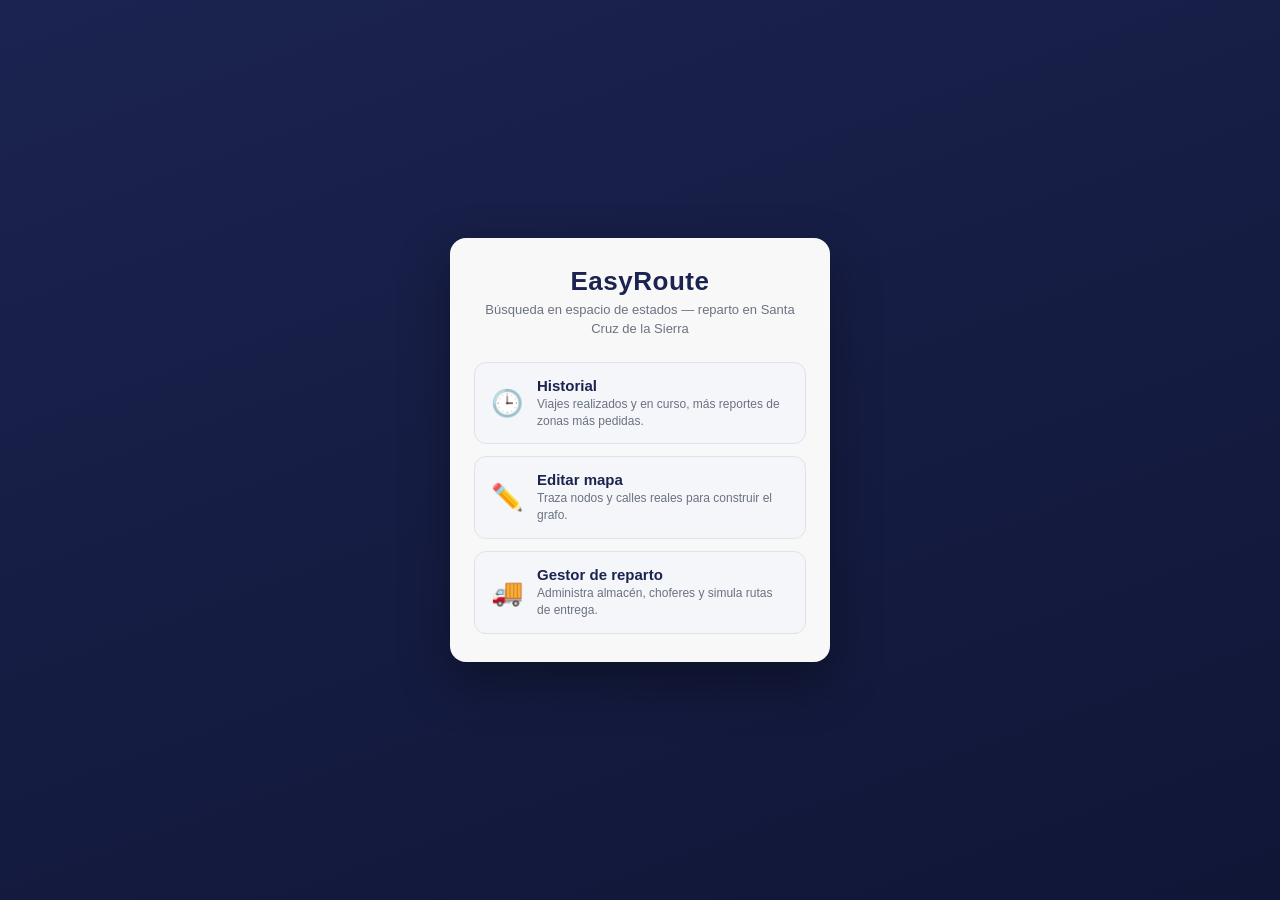
<file: viz/index.html>
<!DOCTYPE html>
<html lang="es">
<head>
<meta charset="UTF-8">
<meta name="viewport" content="width=device-width, initial-scale=1.0">
<title>EasyRoute — Menú principal</title>
<link rel="stylesheet" href="style.css" />
</head>
<body>

<div id="menu-screen">
  <div id="menu-card">
    <h1>EasyRoute</h1>
    <p class="subtitle">Búsqueda en espacio de estados — reparto en Santa Cruz de la Sierra</p>

    <a href="history.html" class="menu-option">
      <span class="menu-option-icon">🕒</span>
      <span class="menu-option-text">
        <span class="menu-option-title">Historial</span>
        <span class="menu-option-desc">Viajes realizados y en curso, más reportes de zonas más pedidas.</span>
      </span>
    </a>

    <a href="editor.html" class="menu-option">
      <span class="menu-option-icon">✏️</span>
      <span class="menu-option-text">
        <span class="menu-option-title">Editar mapa</span>
        <span class="menu-option-desc">Traza nodos y calles reales para construir el grafo.</span>
      </span>
    </a>

    <a href="manager.html" class="menu-option">
      <span class="menu-option-icon">🚚</span>
      <span class="menu-option-text">
        <span class="menu-option-title">Gestor de reparto</span>
        <span class="menu-option-desc">Administra almacén, choferes y simula rutas de entrega.</span>
      </span>
    </a>
  </div>
</div>

</body>
</html>
</file>
<file: viz/style.css>
:root {
  --navy: #1b2350;
  --teal: #14b8a6;
  --teal-dark: #0f9488;
  --gray-bg: #f4f6fa;
  --border: #dde2ec;
  --text: #1f2430;
  --text-muted: #6b7280;
  --unvisited: #b9c0cf;
  --frontier: #f5b942;
  --visited: #4f7cff;
  --current: #e5484d;
  --path: #16a34a;
  --role: #7c3aed;
}

* { box-sizing: border-box; }

html, body {
  margin: 0;
  padding: 0;
  height: 100%;
  font-family: -apple-system, "Segoe UI", Roboto, Helvetica, Arial, sans-serif;
  color: var(--text);
}

#map {
  position: absolute;
  inset: 0;
  z-index: 0;
}

#sidebar {
  position: absolute;
  top: 16px;
  left: 16px;
  z-index: 1000;
  width: 320px;
  max-height: calc(100vh - 32px);
  display: flex;
  flex-direction: column;
  gap: 10px;
}

#panel {
  width: 100%;
  max-height: 100%;
  overflow-y: auto;
  background: rgba(255, 255, 255, 0.97);
  border: 1px solid var(--border);
  border-radius: 12px;
  padding: 18px 20px;
  box-shadow: 0 8px 24px rgba(20, 25, 50, 0.18);
  box-sizing: border-box;
}

#page-nav {
  display: flex;
  gap: 8px;
  flex-shrink: 0;
}

#page-nav a {
  flex: 1;
  text-align: center;
  text-decoration: none;
  font-size: 14px;
  font-weight: 700;
  padding: 10px 8px;
  border-radius: 10px;
  background: rgba(255, 255, 255, 0.97);
  border: 1px solid var(--border);
  color: var(--navy);
  box-shadow: 0 4px 14px rgba(20, 25, 50, 0.14);
}

#page-nav a:hover {
  background: #eef1f7;
}

#page-nav a.active {
  background: var(--navy);
  color: white;
  border-color: var(--navy);
}

#panel h1 {
  margin: 0 0 2px;
  font-size: 23px;
  color: var(--navy);
  letter-spacing: 0.02em;
}

.subtitle {
  margin: 0 0 14px;
  font-size: 14px;
  color: var(--text-muted);
  line-height: 1.4;
}

.field-group {
  display: flex;
  gap: 10px;
  margin-bottom: 8px;
}

.field {
  margin-bottom: 12px;
  flex: 1;
}

.field label {
  display: block;
  font-size: 13px;
  font-weight: 600;
  text-transform: uppercase;
  letter-spacing: 0.04em;
  color: var(--text-muted);
  margin-bottom: 4px;
}

.node-chip {
  background: var(--gray-bg);
  border: 1px solid var(--border);
  border-radius: 8px;
  padding: 6px 8px;
  font-size: 14px;
  font-weight: 600;
  color: var(--navy);
  min-height: 32px;
  display: flex;
  align-items: center;
  overflow: hidden;
  text-overflow: ellipsis;
  white-space: nowrap;
}

.hint {
  font-size: 13px;
  color: var(--text-muted);
  margin: 0 0 10px;
}

.recipient-row {
  margin-bottom: 10px;
  padding-bottom: 10px;
  border-bottom: 1px dashed var(--border);
}

.recipient-row:last-child {
  margin-bottom: 0;
  padding-bottom: 0;
  border-bottom: none;
}

.recipient-row-label {
  font-size: 12.5px;
  font-weight: 600;
  color: var(--navy);
  margin-bottom: 4px;
}

button {
  font-family: inherit;
  cursor: pointer;
  border-radius: 8px;
  border: none;
  font-size: 15px;
  font-weight: 600;
  padding: 8px 12px;
}

button:disabled {
  opacity: 0.45;
  cursor: not-allowed;
}

.btn-secondary {
  background: var(--gray-bg);
  color: var(--navy);
  border: 1px solid var(--border);
  width: 100%;
  margin-bottom: 8px;
}

.btn-secondary:hover:not(:disabled) { background: #e9edf5; }

.btn-primary {
  background: var(--teal);
  color: white;
  flex: 1;
}

.btn-primary:hover:not(:disabled) { background: var(--teal-dark); }

.controls-row {
  display: flex;
  gap: 8px;
  margin-bottom: 14px;
}

select, input[type="range"], input[type="text"], input[type="tel"] {
  width: 100%;
}

select, input[type="text"], input[type="tel"] {
  padding: 7px 8px;
  border-radius: 8px;
  border: 1px solid var(--border);
  font-size: 15px;
  background: white;
}

input[type="text"], input[type="tel"] {
  margin-bottom: 6px;
  font-family: inherit;
}

.btn-block {
  width: 100%;
}

.ask-error {
  color: var(--current);
}

.ask-answer {
  font-size: 14px;
  line-height: 1.45;
  color: var(--text);
  background: var(--gray-bg);
  border: 1px solid var(--border);
  border-radius: 8px;
  padding: 8px 10px;
  margin: 0 0 10px;
}

#step-counter {
  font-size: 15px;
  font-weight: 600;
  color: var(--navy);
}

.legend {
  margin: 14px 0;
  padding: 12px;
  background: var(--gray-bg);
  border-radius: 8px;
  border: 1px solid var(--border);
}

.legend-item {
  display: flex;
  align-items: center;
  gap: 8px;
  font-size: 14px;
  margin-bottom: 5px;
  color: var(--text);
}

.legend-item:last-child { margin-bottom: 0; }

/* --- menú principal --- */
#menu-screen {
  min-height: 100vh;
  display: flex;
  align-items: center;
  justify-content: center;
  background: linear-gradient(160deg, var(--navy), #101636);
  padding: 24px;
}

#menu-card {
  width: 100%;
  max-width: 380px;
  background: rgba(255, 255, 255, 0.97);
  border-radius: 16px;
  padding: 28px 24px;
  box-shadow: 0 20px 50px rgba(0, 0, 0, 0.35);
  text-align: center;
}

#menu-card h1 {
  margin: 0 0 4px;
  font-size: 26px;
  color: var(--navy);
  letter-spacing: 0.02em;
}

#menu-card .subtitle {
  margin: 0 0 24px;
  font-size: 13px;
}

.menu-option {
  display: flex;
  align-items: center;
  gap: 14px;
  text-align: left;
  text-decoration: none;
  background: var(--gray-bg);
  border: 1px solid var(--border);
  border-radius: 12px;
  padding: 14px 16px;
  margin-bottom: 12px;
  transition: background 0.15s, border-color 0.15s, transform 0.15s;
}

.menu-option:last-child { margin-bottom: 0; }

.menu-option:hover {
  background: #eaf7f4;
  border-color: var(--teal);
  transform: translateY(-1px);
}

.menu-option-icon {
  font-size: 26px;
  flex-shrink: 0;
}

.menu-option-text {
  display: flex;
  flex-direction: column;
  gap: 2px;
}

.menu-option-title {
  font-size: 15px;
  font-weight: 700;
  color: var(--navy);
}

.menu-option-desc {
  font-size: 12px;
  color: var(--text-muted);
  line-height: 1.4;
}

/* --- chat flotante --- */
#chat-toggle-btn {
  position: fixed;
  bottom: 20px;
  right: 20px;
  z-index: 1100;
  width: 56px;
  height: 56px;
  border-radius: 50%;
  background: var(--teal);
  color: white;
  font-size: 26px;
  line-height: 1;
  display: flex;
  align-items: center;
  justify-content: center;
  box-shadow: 0 8px 20px rgba(20, 25, 50, 0.28);
}

#chat-toggle-btn:hover { background: var(--teal-dark); }

#chat-widget {
  position: fixed;
  bottom: 88px;
  right: 20px;
  z-index: 1090;
  width: 420px;
  max-height: min(640px, calc(100vh - 120px));
  background: white;
  border: 1px solid var(--border);
  border-radius: 14px;
  box-shadow: 0 12px 32px rgba(20, 25, 50, 0.28);
  display: none;
  flex-direction: column;
  overflow: hidden;
}

#chat-widget.open { display: flex; }

#chat-header {
  flex-shrink: 0;
  background: var(--navy);
  color: white;
  padding: 10px 14px;
  font-size: 16px;
  font-weight: 700;
  display: flex;
  align-items: center;
  justify-content: space-between;
}

#chat-header-actions {
  display: flex;
  align-items: center;
  gap: 2px;
}

#chat-minimize-btn, #chat-clear-btn {
  background: transparent;
  color: white;
  padding: 2px 8px;
  font-size: 16px;
}

#chat-minimize-btn:hover, #chat-clear-btn:hover { background: rgba(255, 255, 255, 0.15); }

#chat-messages {
  flex: 1;
  overflow-y: auto;
  padding: 12px;
  display: flex;
  flex-direction: column;
  gap: 8px;
  background: var(--gray-bg);
  min-height: 280px;
}

#chat-messages:empty::before {
  content: "Hazme una pregunta sobre la ruta, por ejemplo: \201C¿cuál es el camino más corto del depósito al cliente?\201D";
  color: var(--text-muted);
  font-size: 15px;
  line-height: 1.4;
}

.chat-msg {
  max-width: 85%;
  padding: 10px 12px;
  border-radius: 10px;
  font-size: 15px;
  line-height: 1.45;
  white-space: pre-wrap;
}

.chat-msg-user {
  align-self: flex-end;
  background: var(--teal);
  color: white;
}

.chat-msg-bot {
  align-self: flex-start;
  background: white;
  color: var(--text);
  border: 1px solid var(--border);
}

.chat-msg-photo-prompt {
  display: flex;
  flex-direction: column;
  gap: 8px;
}

.chat-photo-btn { margin-bottom: 0; }

.chat-msg-status {
  font-style: italic;
  color: var(--text-muted);
}

.chat-msg-error {
  color: var(--current);
  border-color: var(--current);
}

#chat-footer {
  flex-shrink: 0;
  display: flex;
  gap: 6px;
  padding: 10px;
  border-top: 1px solid var(--border);
  background: white;
}

#chat-footer input[type="text"] {
  flex: 1;
  margin-bottom: 0;
  font-size: 15px;
}

#chat-footer .btn-primary {
  flex: 0 0 auto;
  padding: 7px 14px;
  font-size: 16px;
}

#chat-footer #btn-mic {
  flex: 0 0 auto;
  width: auto;
  padding: 7px 12px;
  font-size: 16px;
  margin-bottom: 0;
}

#chat-footer #btn-mic.listening {
  background: var(--current);
  color: white;
  border-color: var(--current);
  animation: mic-pulse 1.1s ease-in-out infinite;
}

@keyframes mic-pulse {
  0%, 100% { box-shadow: 0 0 0 0 rgba(229, 72, 77, 0.45); }
  50% { box-shadow: 0 0 0 8px rgba(229, 72, 77, 0); }
}

/* en manager.html el rincón inferior derecho ya lo ocupan el registro de eventos y los
   avisos de llegada, y el superior derecho el detalle de chofer/lista de choferes — se
   reubica el bot junto al borde del panel lateral, sobre el mapa, donde queda libre */
.manager-body #chat-toggle-btn {
  bottom: auto;
  top: 16px;
  right: auto;
  left: 352px;
}

.manager-body #chat-widget {
  bottom: auto;
  top: 80px;
  right: auto;
  left: 352px;
  width: 380px;
}

.manager-body #chat-messages:empty::before {
  content: "Pregúntame tiempo de viaje entre 2 puntos, el clima, o dame una orden de envio rapido, ";
}

.dot {
  width: 11px;
  height: 11px;
  border-radius: 50%;
  display: inline-block;
  flex-shrink: 0;
}

.dot-unvisited { background: var(--unvisited); }
.dot-frontier { background: var(--frontier); }
.dot-visited { background: var(--visited); }
.dot-current { background: var(--current); }
.dot-path { background: var(--path); }
.dot-role { background: var(--role); }
.dot-goal { background: #f59e0b; }

#metrics h2 {
  font-size: 15px;
  color: var(--navy);
  margin: 4px 0 8px;
}

#metrics table {
  width: 100%;
  border-collapse: collapse;
  font-size: 14px;
}

#metrics th, #metrics td {
  text-align: left;
  padding: 5px 4px;
  border-bottom: 1px solid var(--border);
}

#metrics th {
  color: var(--text-muted);
  font-weight: 600;
}

#metrics td:nth-child(2), #metrics td:nth-child(3) {
  font-variant-numeric: tabular-nums;
  font-weight: 600;
  color: var(--navy);
}

.leaflet-popup-content { font-size: 12px; }

.edge-label {
  background: rgba(255, 255, 255, 0.9);
  border: 1px solid var(--border);
  border-radius: 6px;
  padding: 1px 5px;
  font-size: 10px;
  font-weight: 700;
  color: var(--navy);
  white-space: nowrap;
  box-shadow: 0 1px 4px rgba(20, 25, 50, 0.15);
  pointer-events: none;
}

@media (max-width: 640px) {
  #sidebar {
    width: calc(100vw - 32px);
  }
}

/* --- editor.html specific --- */

.mode-row {
  display: grid;
  grid-template-columns: 1fr 1fr;
  gap: 8px;
  margin-bottom: 12px;
}

.mode-btn {
  background: var(--gray-bg);
  color: var(--navy);
  border: 1px solid var(--border);
  padding: 9px 6px;
  font-size: 14px;
  border-radius: 8px;
}

.mode-btn:hover { background: #e9edf5; }

.mode-btn.active {
  background: var(--teal);
  color: white;
  border-color: var(--teal-dark);
}

#status-box {
  background: var(--gray-bg);
  border: 1px solid var(--border);
  border-radius: 8px;
  padding: 8px 10px;
  font-size: 14px;
  color: var(--navy);
  margin-bottom: 10px;
  min-height: 34px;
  line-height: 1.4;
}

.counts {
  font-size: 14px;
  color: var(--text-muted);
  margin-bottom: 12px;
  font-weight: 600;
}

hr {
  border: none;
  border-top: 1px solid var(--border);
  margin: 14px 0;
}

code {
  background: var(--gray-bg);
  border-radius: 4px;
  padding: 1px 4px;
  font-size: 11px;
}

#node-list-wrap {
  margin-top: 14px;
}

#node-list {
  max-height: 160px;
  overflow-y: auto;
  border: 1px solid var(--border);
  border-radius: 8px;
}

.node-list-item {
  display: flex;
  justify-content: space-between;
  align-items: center;
  padding: 6px 8px;
  font-size: 14px;
  border-bottom: 1px solid var(--border);
}

.node-list-item:last-child { border-bottom: none; }

.driver-card { border-bottom: 1px solid var(--border); }
.driver-card:last-child { border-bottom: none; }
.driver-card .node-list-item { border-bottom: none; padding-bottom: 2px; }

.driver-settings-row {
  display: flex;
  align-items: center;
  gap: 6px;
  padding: 0 8px 8px 44px; /* 44px alinea bajo el label, dejando el ancho del avatar + gap */
}

.driver-vehicle-select,
.driver-capacity-input {
  font-size: 12px;
  padding: 3px 6px;
  border-radius: 6px;
  border: 1px solid var(--border);
  color: var(--navy);
  background: white;
}

.driver-capacity-input { width: 100px; }

/* --- foto del encargo, en el resumen de ruta ("Finalizar ruta"): la IA sugiere el vehículo
   y el chofer más cercano capaz de llevarlo --- */

#package-photo-drop {
  border: 2px dashed var(--border);
  border-radius: 10px;
  padding: 14px;
  text-align: center;
  font-size: 13px;
  color: var(--text-muted);
  cursor: pointer;
  transition: border-color 0.15s, color 0.15s;
}

#package-photo-drop:hover { border-color: var(--teal); color: var(--navy); }
#package-photo-drop.has-photo { border-style: solid; color: var(--navy); }

#package-analysis-result {
  margin-top: 8px;
  padding: 10px 12px;
  border-radius: 8px;
  background: var(--gray-bg);
  font-size: 13px;
  line-height: 1.4;
}

#package-analysis-result.error { background: #fde8e8; color: #b42318; }
#package-analysis-result strong { color: var(--navy); }

#driver-select-hint {
  margin-top: 6px;
  padding: 8px 10px;
  border-radius: 8px;
  background: var(--gray-bg);
  font-size: 12.5px;
  line-height: 1.4;
  color: var(--text-muted);
}

#driver-select-hint strong { color: var(--navy); }
#driver-select-hint p { margin: 0; }
#driver-select-hint p + p { margin-top: 6px; }

.node-list-item input {
  border: none;
  background: transparent;
  font-size: 14px;
  font-weight: 600;
  color: var(--navy);
  width: 100%;
}

.node-list-item input:focus {
  outline: 1px solid var(--teal);
  border-radius: 4px;
}

/* .btn-secondary trae width:100% de su uso original como botón de bloque;
   dentro de una fila flex de .node-list-item eso le roba casi todo el espacio
   a los hermanos (ej. el nombre del chofer queda con ancho ~0 y desaparece) */
.node-list-item button {
  width: auto;
  flex-shrink: 0;
  margin-bottom: 0;
}

/* botones de solo ícono (📱 ver celular, 🗑️ eliminar) en la fila del chofer: chicos y
   cuadrados en vez de botones de texto, para dejarle espacio al nombre en la fila */
.btn-icon-only {
  width: 30px;
  height: 30px;
  padding: 0;
  display: inline-flex;
  align-items: center;
  justify-content: center;
  font-size: 15px;
  line-height: 1;
}

/* --- manager.html specific --- */

.dot-idle { background: var(--teal); }
.dot-enroute { background: var(--frontier); }

.driver-marker {
  font-size: 22px;
  line-height: 1;
  filter: drop-shadow(0 1px 2px rgba(0, 0, 0, 0.4));
}

.road-alert-marker {
  font-size: 22px;
  line-height: 1;
  filter: drop-shadow(0 1px 2px rgba(0, 0, 0, 0.4));
}

.alert-popup p { margin: 0 0 6px; font-size: 13px; }

.driver-avatar {
  width: 32px;
  height: 32px;
  border-radius: 50%;
  flex-shrink: 0;
  background-color: var(--gray-bg);
  background-size: cover;
  background-position: center;
  border: 1px solid var(--border);
  display: flex;
  align-items: center;
  justify-content: center;
  font-size: 16px;
  cursor: pointer;
}

.driver-avatar:hover { border-color: var(--teal); }

.driver-label {
  flex: 1;
  display: flex;
  align-items: center;
  gap: 2px;
  margin: 0 8px;
  overflow: hidden;
  text-overflow: ellipsis;
  white-space: nowrap;
}

/* --- panel flotante de choferes (arriba a la derecha, para dejarlo abierto mientras se hace tracking) --- */

#drivers-toggle-btn {
  position: fixed;
  top: 16px;
  right: 16px;
  z-index: 1100;
  padding: 10px 16px;
  border-radius: 10px;
  background: var(--navy);
  color: white;
  font-size: 14px;
  font-weight: 700;
  display: flex;
  align-items: center;
  gap: 6px;
  box-shadow: 0 8px 20px rgba(20, 25, 50, 0.28);
}

#drivers-toggle-btn:hover { background: #10173d; }

#drivers-drawer {
  position: fixed;
  top: 66px;
  right: 16px;
  z-index: 1090;
  width: 340px;
  max-height: min(560px, calc(100vh - 100px));
  background: white;
  border: 1px solid var(--border);
  border-radius: 14px;
  box-shadow: 0 12px 32px rgba(20, 25, 50, 0.28);
  display: none;
  flex-direction: column;
  overflow: hidden;
}

#drivers-drawer.open { display: flex; }

#drivers-header {
  flex-shrink: 0;
  background: var(--navy);
  color: white;
  padding: 10px 14px;
  font-size: 16px;
  font-weight: 700;
  display: flex;
  align-items: center;
  justify-content: space-between;
}

#drivers-minimize-btn {
  background: transparent;
  color: white;
  padding: 2px 8px;
  font-size: 16px;
}

#drivers-minimize-btn:hover { background: rgba(255, 255, 255, 0.15); }

#drivers-body {
  flex: 1;
  overflow-y: auto;
  padding: 12px;
  background: var(--gray-bg);
}

#drivers-body .field-group { margin-bottom: 10px; flex-wrap: wrap; }
#drivers-body .field-group input#driver-name-input { flex: 1 1 100%; }
#drivers-body .field-group select#driver-vehicle-input,
#drivers-body .field-group input#driver-capacity-input { flex: 1 1 auto; min-width: 0; }
#drivers-body #driver-list { background: white; border-radius: 8px; margin-bottom: 10px; }
#drivers-body .legend { margin: 0; }

/* --- toast de llegada (abajo a la derecha, apila hacia arriba encima del panel de eventos) --- */
#arrival-toast-stack {
  position: fixed;
  bottom: 252px;
  right: 16px;
  z-index: 1200;
  display: flex;
  flex-direction: column;
  gap: 10px;
  pointer-events: none;
}

.arrival-toast {
  pointer-events: auto;
  display: flex;
  align-items: center;
  gap: 10px;
  background: white;
  border-left: 5px solid var(--path);
  border-radius: 10px;
  padding: 10px 14px;
  box-shadow: 0 10px 28px rgba(20, 25, 50, 0.3);
  min-width: 220px;
  max-width: 320px;
  animation: arrival-toast-in 0.2s ease-out;
}

.arrival-toast-icon { font-size: 22px; flex-shrink: 0; }
.arrival-toast-text { display: flex; flex-direction: column; }
.arrival-toast-text strong { color: var(--navy); font-size: 14px; }
.arrival-toast-text span { color: var(--text-muted); font-size: 13px; }

@keyframes arrival-toast-in {
  from { opacity: 0; transform: translateY(8px); }
  to { opacity: 1; transform: translateY(0); }
}

.arrival-flag { font-size: 20px; }

/* --- panel de eventos, estilo "CRPG combat log", persistente vía backend --- */
#map-opacity-panel,
#sim-speed-panel {
  position: fixed;
  bottom: 16px;
  z-index: 1050;
  width: 200px;
  background: rgba(15, 20, 40, 0.92);
  border: 1px solid rgba(255, 255, 255, 0.08);
  border-radius: 12px;
  box-shadow: 0 12px 32px rgba(0, 0, 0, 0.35);
  padding: 10px 14px;
}

#sim-speed-panel { right: 632px; }
#map-opacity-panel { right: 848px; } /* 632 + 200 de ancho de sim-speed-panel + 16 de separación */

#map-opacity-panel label,
#sim-speed-panel label {
  display: block;
  margin-bottom: 6px;
  font-size: 12px;
  font-weight: 700;
  letter-spacing: 0.04em;
  text-transform: uppercase;
  color: #9fb0d8;
}

#map-opacity-panel input[type="range"],
#sim-speed-panel input[type="range"] {
  width: 100%;
}

@media (max-width: 1650px) {
  /* se solaparían entre sí y con el panel de eventos en pantallas angostas */
  #map-opacity-panel, #sim-speed-panel { display: none; }
}

#event-log-panel {
  position: fixed;
  bottom: 16px;
  right: 16px;
  z-index: 1050;
  width: 600px;
  height: 220px;
  background: rgba(15, 20, 40, 0.92);
  border: 1px solid rgba(255, 255, 255, 0.08);
  border-radius: 12px;
  box-shadow: 0 12px 32px rgba(0, 0, 0, 0.35);
  display: flex;
  flex-direction: column;
  overflow: hidden;
}

#event-log-header {
  flex-shrink: 0;
  display: flex;
  align-items: center;
  justify-content: space-between;
  gap: 10px;
  padding: 8px 12px;
  font-size: 12px;
  font-weight: 700;
  letter-spacing: 0.04em;
  text-transform: uppercase;
  color: #9fb0d8;
  border-bottom: 1px solid rgba(255, 255, 255, 0.08);
}

#event-log-controls {
  display: flex;
  align-items: center;
  gap: 6px;
  text-transform: none;
  letter-spacing: normal;
}

#event-log-date-input {
  color-scheme: dark;
  background: rgba(255, 255, 255, 0.06);
  border: 1px solid rgba(255, 255, 255, 0.15);
  border-radius: 6px;
  color: #d8def0;
  font-size: 11px;
  padding: 2px 4px;
  font-family: inherit;
}

#event-log-today-btn {
  background: rgba(255, 255, 255, 0.08);
  border: 1px solid rgba(255, 255, 255, 0.15);
  border-radius: 6px;
  color: #d8def0;
  font-size: 11px;
  font-weight: 600;
  padding: 2px 8px;
  cursor: pointer;
}

#event-log-today-btn:hover { background: rgba(255, 255, 255, 0.16); }

#event-log-body {
  flex: 1;
  overflow-y: auto;
  padding: 8px 12px;
  font-family: Consolas, "SFMono-Regular", Menlo, monospace;
  font-size: 12.5px;
  line-height: 1.5;
  color: #d8def0;
}

#event-log-body:empty::before {
  content: "Sin eventos todavía.";
  color: #6b7694;
}

.event-log-line { white-space: pre-wrap; word-break: break-word; }
.event-log-ts { color: #6b7694; margin-right: 6px; }

@media (max-width: 640px) {
  #event-log-panel { width: calc(100vw - 32px); }
  #event-log-header { flex-wrap: wrap; }
}

/* --- panel de detalle del chofer (click en el camión 🚚) --- */
#driver-detail-panel {
  position: fixed;
  top: 16px;
  right: 372px; /* a la izquierda de la columna del drawer de choferes, para no superponerse */
  z-index: 1080;
  width: 300px;
  background: white;
  border: 1px solid var(--border);
  border-radius: 14px;
  box-shadow: 0 12px 32px rgba(20, 25, 50, 0.28);
  display: none;
  flex-direction: column;
  overflow: hidden;
}

#driver-detail-panel.open { display: flex; }

#driver-detail-header {
  display: flex;
  align-items: center;
  gap: 10px;
  padding: 12px 14px;
  background: var(--navy);
  color: white;
}

#driver-detail-avatar {
  width: 44px;
  height: 44px;
  border-radius: 50%;
  flex-shrink: 0;
  background-color: rgba(255, 255, 255, 0.15);
  background-size: cover;
  background-position: center;
  display: flex;
  align-items: center;
  justify-content: center;
  font-size: 22px;
  border: 2px solid rgba(255, 255, 255, 0.3);
}

#driver-detail-name-wrap { flex: 1; overflow: hidden; }
#driver-detail-name { font-weight: 700; font-size: 15px; white-space: nowrap; overflow: hidden; text-overflow: ellipsis; }
#driver-detail-status { font-size: 12px; color: rgba(255, 255, 255, 0.75); }

#driver-detail-close {
  background: transparent;
  color: white;
  padding: 2px 6px;
  font-size: 15px;
  flex-shrink: 0;
}

#driver-detail-close:hover { background: rgba(255, 255, 255, 0.15); }

#driver-detail-body { padding: 14px; }

#driver-detail-progress-labels {
  display: flex;
  justify-content: space-between;
  gap: 8px;
  font-size: 12px;
  font-weight: 600;
  color: var(--navy);
  margin-bottom: 6px;
}

#driver-detail-progress-labels span {
  overflow: hidden;
  text-overflow: ellipsis;
  white-space: nowrap;
  max-width: 48%;
}

#driver-detail-progress-track {
  height: 10px;
  background: var(--gray-bg);
  border-radius: 999px;
  overflow: hidden;
  border: 1px solid var(--border);
}

#driver-detail-progress-fill {
  height: 100%;
  width: 0%;
  background: var(--teal);
  border-radius: 999px;
  transition: width 0.4s linear;
}

#driver-detail-stats {
  display: flex;
  justify-content: space-between;
  gap: 10px;
  margin-top: 12px;
}

#driver-detail-stats > div { flex: 1; }

#driver-detail-stats label {
  display: block;
  font-size: 11px;
  text-transform: uppercase;
  letter-spacing: 0.04em;
  color: var(--text-muted);
  margin-bottom: 2px;
}

/* --- driver.html specific --- */

#phone-topbar {
  position: fixed;
  top: 0;
  left: 0;
  right: 0;
  z-index: 1000;
  display: flex;
  flex-wrap: wrap;
  align-items: center;
  gap: 8px;
  padding: 10px 12px;
  background: var(--navy);
  color: white;
}

#phone-topbar select {
  flex: 1;
  min-width: 0;
  padding: 6px 8px;
  border-radius: 6px;
  border: 1px solid var(--border);
}

#phone-status-wrap {
  display: flex;
  flex-direction: column;
  align-items: flex-end;
  line-height: 1.3;
}

#phone-status {
  font-size: 13px;
  white-space: nowrap;
}

#phone-eta {
  font-size: 11px;
  color: rgba(255, 255, 255, 0.7);
  white-space: nowrap;
}

#phone-contact-card {
  flex-basis: 100%;
  display: flex;
  flex-direction: column;
  gap: 4px;
  margin-top: 6px;
  padding-top: 8px;
  border-top: 1px solid rgba(255, 255, 255, 0.18);
  font-size: 13px;
}

.phone-contact-row {
  display: flex;
  align-items: center;
  gap: 8px;
  flex-wrap: wrap;
}

.phone-contact-name { font-weight: 600; }

.phone-contact-phone {
  color: var(--teal);
  text-decoration: underline;
}

#phone-alert-banner {
  position: fixed;
  bottom: 64px;
  left: 50%;
  transform: translateX(-50%);
  z-index: 1100;
  background: white;
  color: var(--text);
  border-radius: 10px;
  padding: 8px 14px;
  box-shadow: 0 8px 20px rgba(20, 25, 50, 0.28);
  display: none;
  font-size: 13px;
}

#phone-alert-banner.visible { display: block; }

/* --- flecha de rumbo estilo GPS, marcador de posición del chofer en driver.html --- */
.nav-arrow-icon { pointer-events: none; }

.nav-arrow-rot {
  width: 34px;
  height: 34px;
  transition: transform 0.15s linear;
}

.nav-arrow-ring {
  width: 34px;
  height: 34px;
  border-radius: 50%;
  background: white;
  box-shadow: 0 2px 6px rgba(0, 0, 0, 0.35), 0 0 0 3px rgba(20, 184, 166, 0.35);
  display: flex;
  align-items: center;
  justify-content: center;
}

.nav-arrow-glyph {
  width: 0;
  height: 0;
  border-left: 8px solid transparent;
  border-right: 8px solid transparent;
  border-bottom: 16px solid var(--teal-dark);
  margin-top: -3px;
}

/* --- barra de opacidad del mapa, fija abajo en driver.html --- */
#phone-opacity-control {
  position: fixed;
  bottom: 0;
  left: 0;
  right: 0;
  z-index: 1000;
  display: flex;
  align-items: center;
  gap: 10px;
  padding: 10px 14px;
  background: var(--navy);
  color: white;
}

#phone-opacity-control input[type="range"] {
  flex: 1;
  margin: 0;
}

#phone-opacity-icon { font-size: 16px; flex-shrink: 0; }

#driver-detail-stats span { font-size: 14px; font-weight: 700; color: var(--navy); }

/* ==================== history.html — Historial de viajes + Reportes ==================== */

.history-body { background: var(--gray-bg); }

#history-page {
  max-width: 1100px;
  margin: 0 auto;
  padding: 24px 20px 90px;
}

#history-header { margin-bottom: 18px; }
#history-header h1 { margin: 0 0 2px; font-size: 26px; color: var(--navy); letter-spacing: 0.02em; }

#history-tabs { display: flex; gap: 8px; margin-top: 14px; }

.history-tab {
  font-family: inherit;
  font-size: 14px;
  font-weight: 700;
  padding: 9px 18px;
  border-radius: 10px;
  border: 1px solid var(--border);
  background: white;
  color: var(--navy);
  cursor: pointer;
}

.history-tab.active { background: var(--navy); color: white; border-color: var(--navy); }
.history-tab:not(.active):hover { background: var(--gray-bg); }

#trip-date-controls { display: flex; align-items: center; gap: 8px; margin-bottom: 16px; }

#trip-date-input {
  font-family: inherit;
  font-size: 14px;
  padding: 7px 10px;
  border-radius: 8px;
  border: 1px solid var(--border);
  background: white;
  color: var(--navy);
}

#trip-today-btn {
  font-family: inherit;
  font-size: 13px;
  font-weight: 700;
  padding: 7px 14px;
  border-radius: 8px;
  border: 1px solid var(--border);
  background: white;
  color: var(--navy);
  cursor: pointer;
}

#trip-today-btn:hover { background: var(--gray-bg); }

#trip-list { display: flex; flex-direction: column; gap: 12px; }

.trip-card {
  display: flex;
  gap: 16px;
  background: white;
  border: 1px solid var(--border);
  border-radius: 12px;
  padding: 14px;
  box-shadow: 0 4px 14px rgba(20, 25, 50, 0.08);
}

.trip-card-map {
  position: relative;
  flex-shrink: 0;
  width: 260px;
  height: 170px;
  border-radius: 8px;
  background: var(--gray-bg);
  overflow: hidden;
}

.trip-card-map-unavailable {
  display: flex;
  align-items: center;
  justify-content: center;
  text-align: center;
  padding: 10px;
  font-size: 12.5px;
  color: var(--text-muted);
}

.trip-card-map-old-notice {
  position: absolute;
  left: 0;
  right: 0;
  bottom: 0;
  background: rgba(27, 35, 80, 0.82);
  color: white;
  font-size: 10.5px;
  line-height: 1.3;
  text-align: center;
  padding: 3px 6px;
}

.trip-card-body { flex: 1; min-width: 0; display: flex; flex-direction: column; gap: 6px; }

.trip-card-header { display: flex; align-items: center; justify-content: space-between; gap: 8px; }
.trip-card-driver { font-size: 15px; font-weight: 700; color: var(--navy); }

.trip-status-badge {
  font-size: 12px;
  font-weight: 700;
  padding: 3px 10px;
  border-radius: 999px;
  white-space: nowrap;
}

.trip-status-badge.in-progress { background: #fef3c7; color: #92400e; }
.trip-status-badge.done { background: #dcfce7; color: #166534; }

.trip-card-route { font-size: 13.5px; color: var(--text); }
.trip-card-stats { font-size: 12.5px; color: var(--text-muted); }
.trip-card-recipient { font-size: 12.5px; color: var(--text-muted); margin-top: 3px; }

.trip-card-photo {
  margin-top: 4px;
  width: 84px;
  height: 84px;
  object-fit: cover;
  border-radius: 8px;
  border: 1px solid var(--border);
  cursor: pointer;
}

#photo-lightbox {
  position: fixed;
  inset: 0;
  z-index: 2000;
  background: rgba(11, 11, 11, 0.82);
  display: flex;
  align-items: center;
  justify-content: center;
  cursor: pointer;
  padding: 24px;
}

#photo-lightbox-img { max-width: 90vw; max-height: 90vh; border-radius: 10px; }

/* --- mapa esquemático SVG (compartido por las tarjetas de viaje y el mapa de calor) --- */

.graph-svg { display: block; }
.graph-edge { stroke: var(--border); stroke-width: 1; }
.graph-highlight-path { fill: none; stroke: var(--path); stroke-width: 2.5; stroke-linecap: round; stroke-linejoin: round; }
.graph-marker { stroke: white; stroke-width: 1.2; }
.graph-marker-origin { fill: var(--path); }
.graph-marker-dest { fill: var(--current); }

#heatmap-wrap {
  background: white;
  border: 1px solid var(--border);
  border-radius: 12px;
  padding: 12px;
  box-shadow: 0 4px 14px rgba(20, 25, 50, 0.08);
  display: flex;
  justify-content: center;
}

#heatmap-legend {
  display: flex;
  align-items: flex-start;
  gap: 14px;
  margin-top: 14px;
  font-size: 12.5px;
  color: var(--text-muted);
}

.heatmap-legend-label {
  white-space: nowrap;
  padding-top: 1px;
}

#heatmap-legend-scale {
  flex: 1;
  max-width: 320px;
}

#heatmap-legend-bar {
  height: 10px;
  border-radius: 999px;
  background: linear-gradient(90deg, rgb(214, 244, 240), rgb(4, 71, 64));
  border: 1px solid var(--border);
}

#heatmap-legend-ticks {
  position: relative;
  height: 16px;
  margin-top: 3px;
}

.heatmap-legend-tick {
  position: absolute;
  top: 0;
  font-variant-numeric: tabular-nums;
  white-space: nowrap;
}

#history-page #page-nav { margin-top: 24px; max-width: 480px; }
</file>
